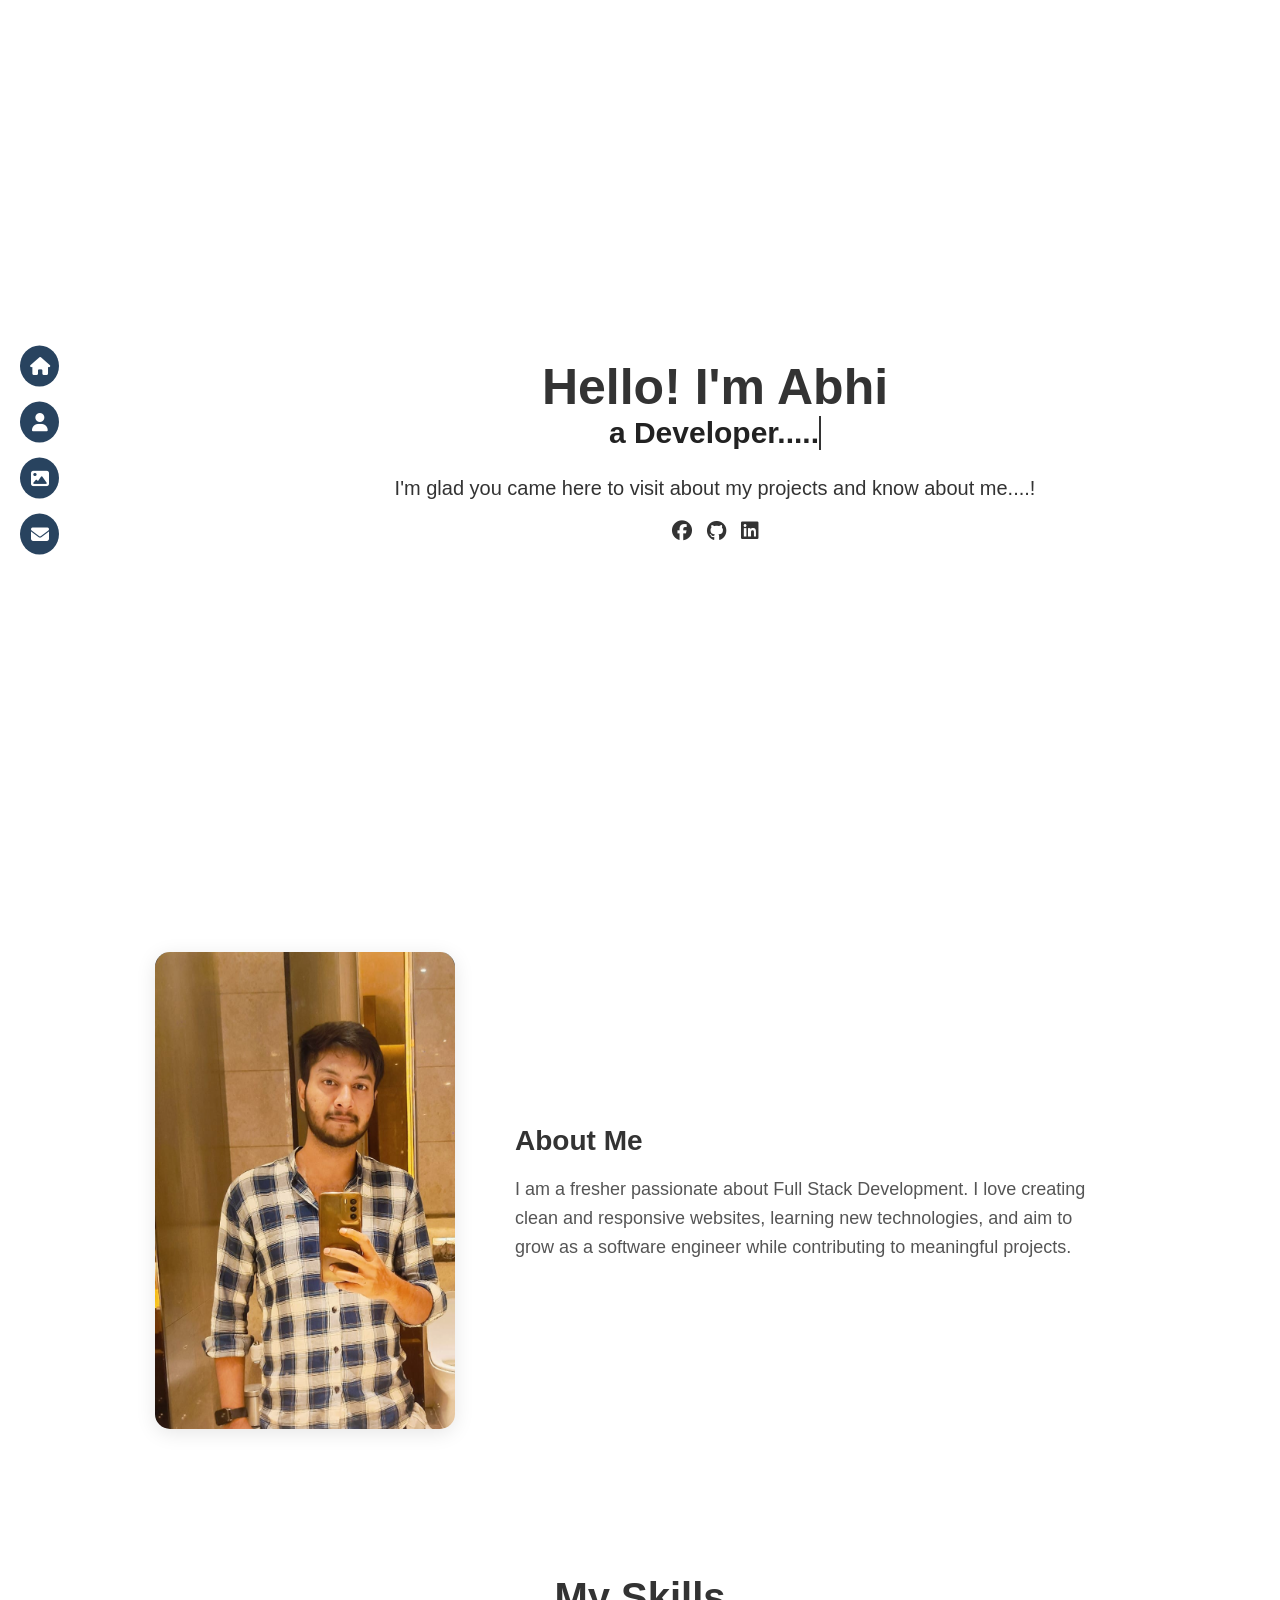
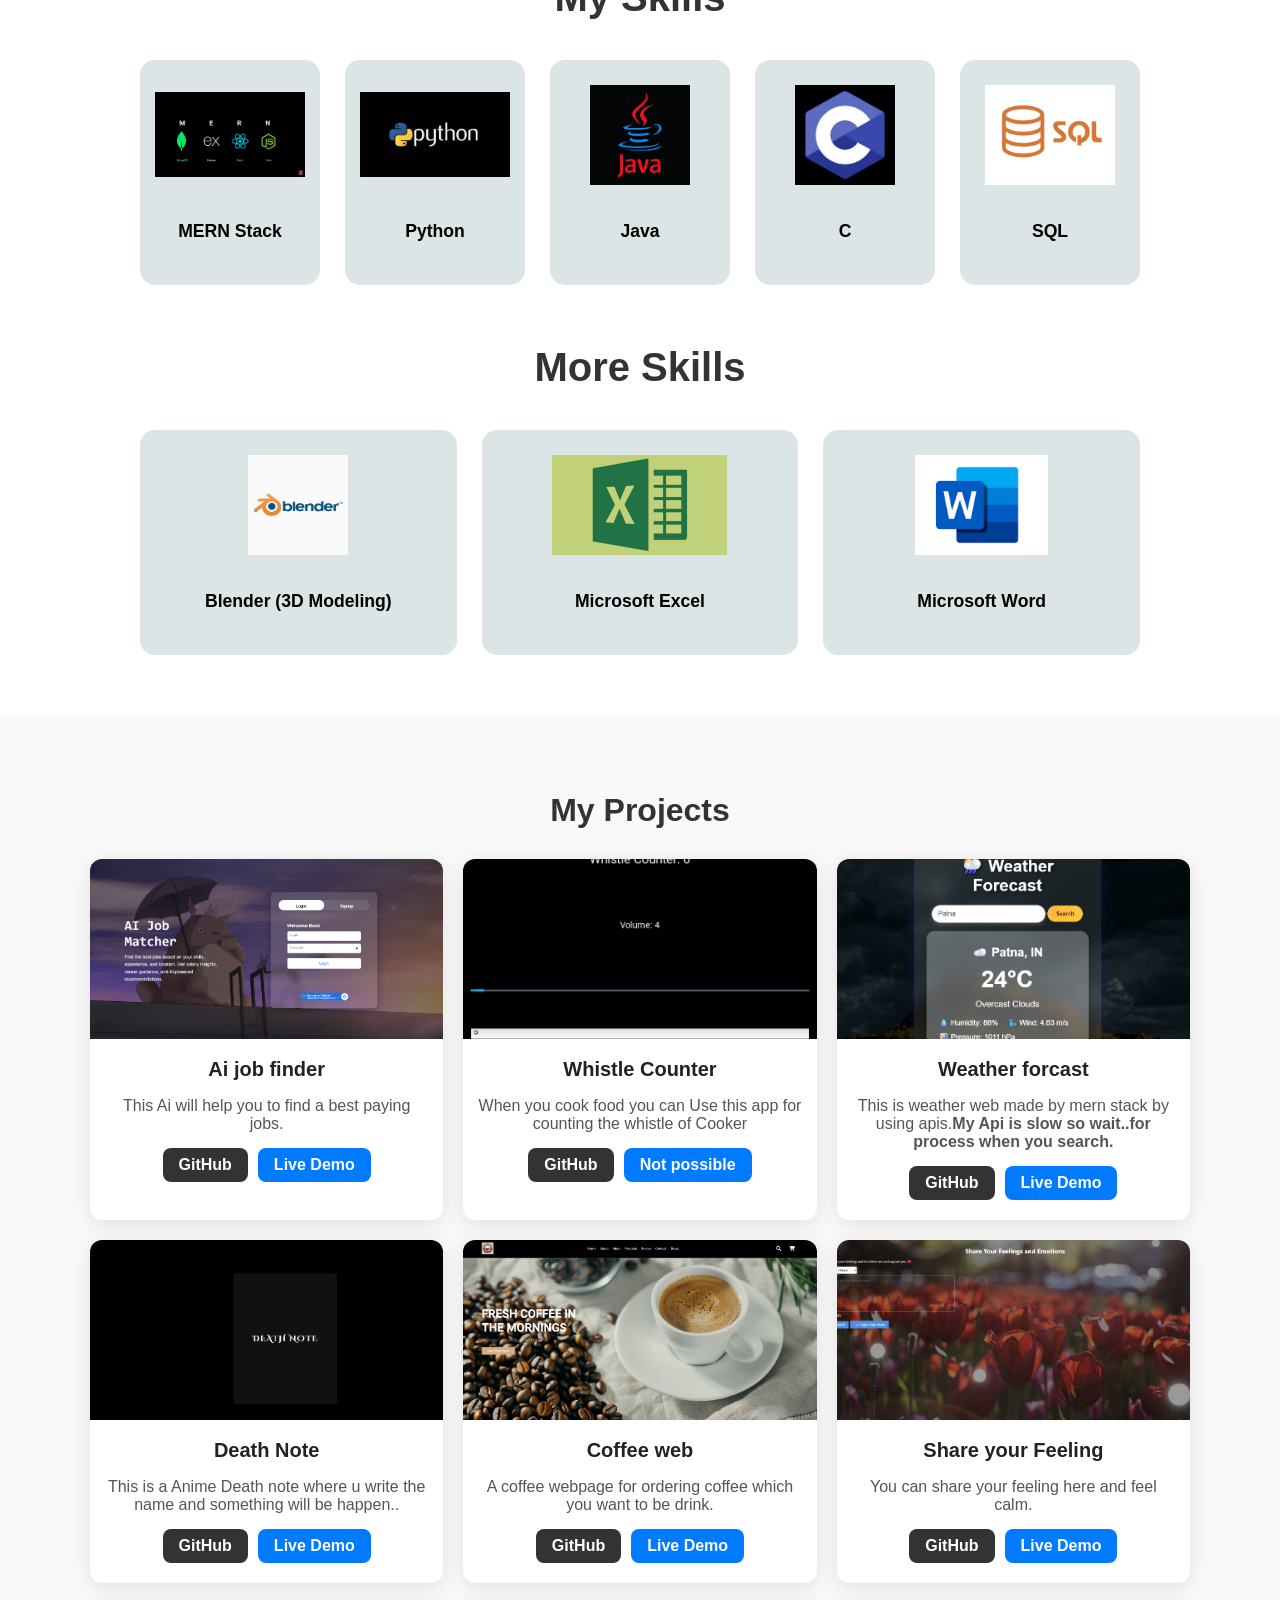
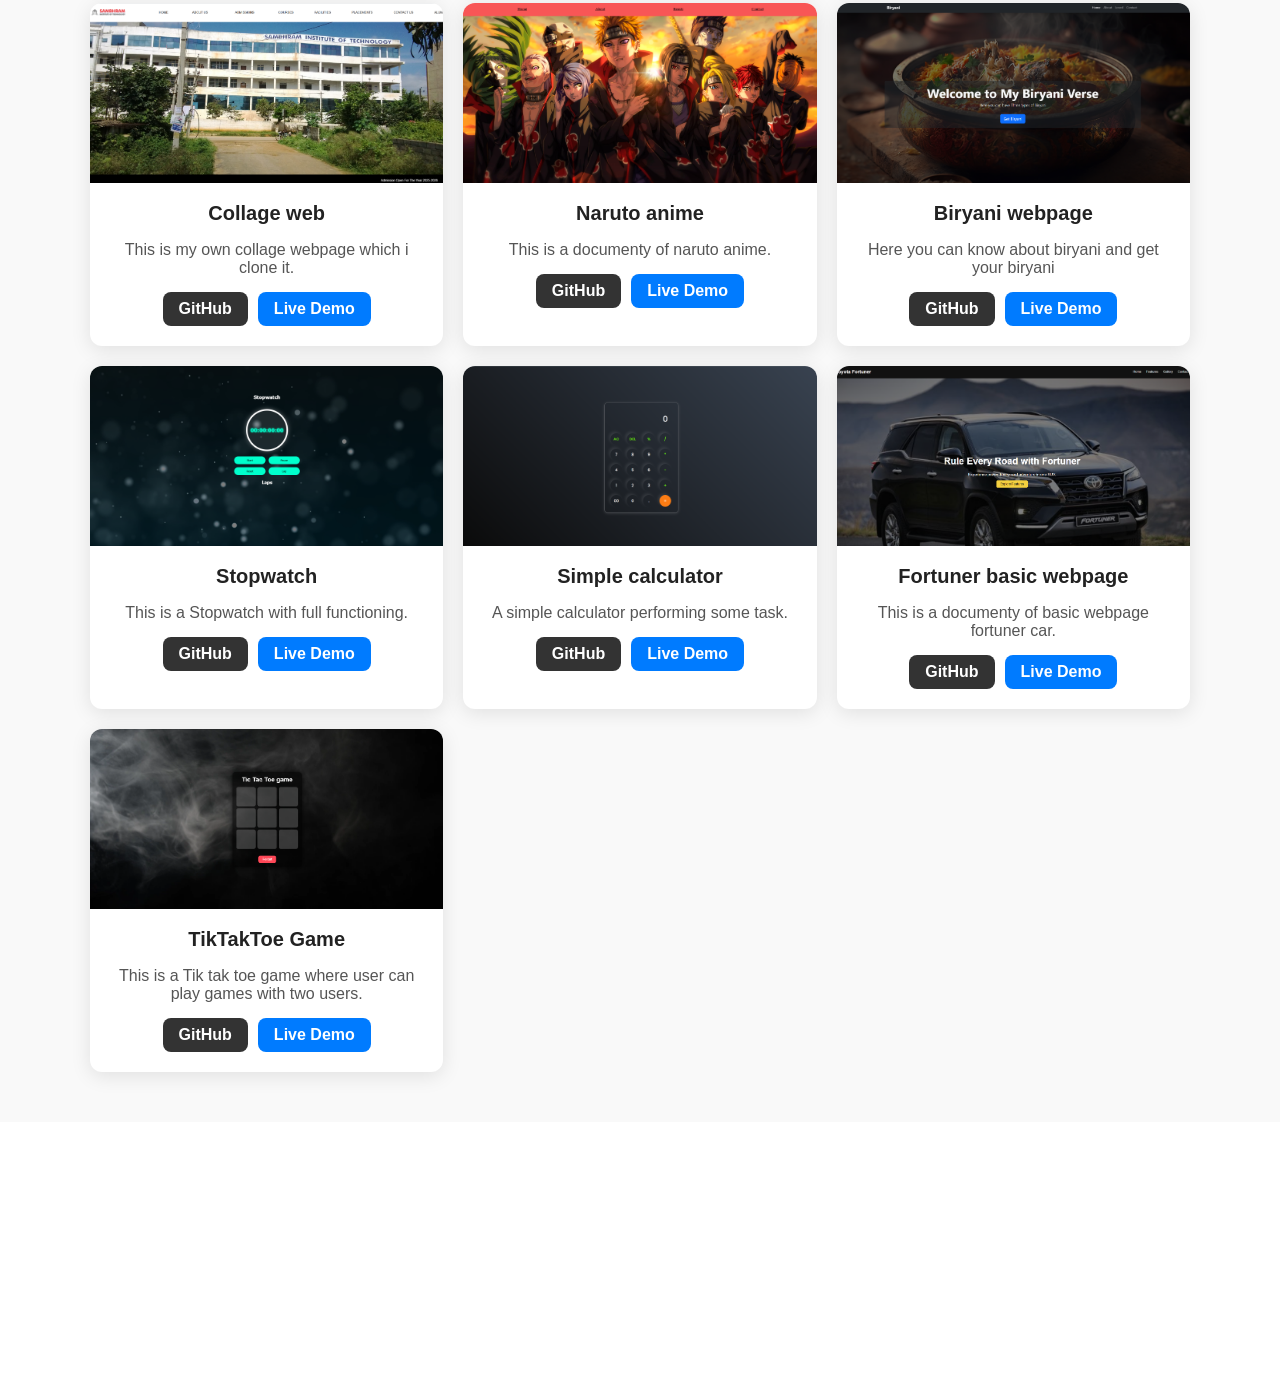
<file: index.html>
<!DOCTYPE html>
<html lang="en">

<head>
    <meta charset="UTF-8">
    <meta name="viewport" content="width=device-width, initial-scale=1.0">
    <title>Portfolio</title>
    <link rel="stylesheet" href="https://cdnjs.cloudflare.com/ajax/libs/font-awesome/6.5.0/css/all.min.css">
    <link rel="stylesheet" href="portfolio.css">
    <link rel="icon" type="image/png" href="letter-a.png">
</head>

<body>
    <div class="home">
        <!-- Sidebar -->
        <div class="sidebar">
            <a href="#Home"><i class="fa fa-home"></i> <span>Home</span></a>
            <a href="#about"><i class="fa fa-user"></i> <span>About</span></a>
            <a href="#project"><i class="fa fa-image"></i> <span>Project</span></a>
            <a href="#contact"><i class="fa fa-envelope"></i> <span>Contact</span></a>
        </div>

        <!-- Hero Section -->
        <!-- Hero Section -->
        <div class="hero" id="Home">
            <h1>Hello! I'm Abhi <br /></h1>
            <h2>
                <span class="typing-text"></span>
            </h2>
            <p>I'm glad you came here to visit about my projects and know about me....!</p>
            <div class="socials">
                <a href="https://www.facebook.com/share/1Eb8wbLTsd/"><i class="fab fa-facebook"></i></a>
                <a href="https://github.com/BcaAbhishek"><i class="fab fa-github"></i></a>
                <a
                    href="https://www.linkedin.com/in/abhishek-kumar-50088525b?utm_source=share&utm_campaign=share_via&utm_content=profile&utm_medium=android_app">
                    <i class="fab fa-linkedin"></i></a>
            </div>
        </div>

    </div>
    <section class="about" id="about">
        <img src="img/WhatsApp Image 2025-08-15 at 15.00.18_488af823.jpg" alt="Profile">
        <div class="about-text">
            <h2>About Me</h2>
            <p>
                I am a fresher passionate about Full Stack Development. I love creating clean and responsive websites,
                learning new technologies, and aim to grow as a software engineer while contributing to meaningful
                projects.
            </p>
        </div>
    </section>

    <!-- Skills Section -->
    <!-- <section class="skills" id="skills">
    <h2>My Skills</h2>

    <div class="skills-container">

        <div class="skill-card">
            <img src="simg/MERN.jpg" alt="MERN Stack">
            <p>MERN Stack</p>
        </div>

        <div class="skill-card">
            <img src="simg/py.jpg" alt="Python">
            <p>Python</p>
        </div>

        <div class="skill-card">
            <img src="simg/Java.jpg" alt="Java">
            <p>Java</p>
        </div>

        <div class="skill-card">
            <img src="simg/c.jpg" alt="C">
            <p>C</p>
        </div>

        <div class="skill-card">
            <img src="simg/sql.jpg" alt="SQL">
            <p>SQL</p>
        </div>

        <div class="skill-card">
            <img src="simg/Ms Excel.jpg" alt="Excel">
            <p>Microsoft Excel</p>
        </div>

        <div class="skill-card">
            <img src="simg/msword.jpg" alt="Word">
            <p>Microsoft Word</p>
        </div>

    </div>
</section> -->
<section class="skills" id="skills">
    <h2>My Skills</h2>

    <div class="skills-container">
        <div class="skill-card">
            <img src="simg/MERN.jpg" alt="MERN Stack">
            <p>MERN Stack</p>
        </div>

        <div class="skill-card">
            <img src="simg/py.jpg" alt="Python">
            <p>Python</p>
        </div>

        <div class="skill-card">
            <img src="simg/Java.jpg" alt="Java">
            <p>Java</p>
        </div>

        <div class="skill-card">
            <img src="simg/c.jpg" alt="C">
            <p>C</p>
        </div>

        <div class="skill-card">
            <img src="simg/sql.jpg" alt="SQL">
            <p>SQL</p>
        </div>
    </div>

    <!-- More Skills -->
    <h2 class="more-skill-title">More Skills</h2>

    <div class="skills-container">
        <div class="skill-card">
            <img src="simg/blender.jpg" alt="Blender">
            <p>Blender (3D Modeling)</p>
        </div>

        <div class="skill-card">
            <img src="simg/Ms Excel.jpg" alt="Excel">
            <p>Microsoft Excel</p>
        </div>

        <div class="skill-card">
            <img src="simg/msword.jpg" alt="Word">
            <p>Microsoft Word</p>
        </div>
    </div>
</section>
    <section class="project" id="project">
        <h2>My Projects</h2>
        <div class="project-container">
            <!-- Project Card -->
            <div class="project-card">
                <img src="img/Screenshot 2026-03-21 151942.png" alt="Project Screenshot">
                <h3>Ai job finder</h3>
                <p>This Ai will help you to find a best paying jobs.</p>
                <div class="project-buttons">
                     <a href="https://github.com/BcaAbhishek/finalyear.project.github.io.git" target="_blank" class="btn github-btn">GitHub</a>
                    <a href="https://final-year-github-io.vercel.app" target="_blank" class="btn live-btn">Live Demo</a>
                    
                </div>
            </div>
            <div class="project-card">
                <img src="img/Screenshot 2025-09-16 170627.png" alt="Project Screenshot">
                <h3>Whistle Counter</h3>
                <p>When you cook food you can Use this app for counting the whistle of Cooker</p>
                <div class="project-buttons">
                    <a href="https://github.com/BcaAbhishek/BcaAbhishek1/tree/c46d4b45d8e75037c0c43f7507c11b3618662ec8/whistle%20counter"
                        target="_blank" class="btn github-btn">GitHub</a>
                    <a href="msg.html" target="_blank" class="btn live-btn">Not possible</a>
                </div>
            </div>
            <div class="project-card">
                <img src="img/Screenshot 2025-10-30 170648.png" alt="Project Screenshot">
                <h3>Weather forcast</h3>
                <p>This is weather web made by mern stack by using apis.<b>My Api is slow so wait..for process when you search.</b></p>
                <div class="project-buttons">
                    <a href="https://github.com/BcaAbhishek/Weather1.io.github.git" target="_blank"
                        class="btn github-btn">GitHub</a>
                    <a href="https://weather-for-90.netlify.app/" target="_blank" class="btn live-btn">Live
                        Demo</a>
                </div>
            </div>
            <div class="project-card">
                <img src="img/Screenshot 2025-10-21 222250.png" alt="Project Screenshot">
                <h3>Death Note</h3>
                <p>This is a Anime Death note where u write the name and something will be happen..</p>
                <div class="project-buttons">
                    <a href="https://github.com/BcaAbhishek/Deathnote.git.io.git" target="_blank"
                        class="btn github-btn">GitHub</a>
                    <a href="https://deathnote-book-90.netlify.app/" target="_blank" class="btn live-btn">Live Demo</a>
                </div>
            </div>

            <div class="project-card">
                <img src="img/Screenshot 2025-08-15 155050.png" alt="Project Screenshot">
                <h3>Coffee web</h3>
                <p>A coffee webpage for ordering coffee which you want to be drink.</p>
                <div class="project-buttons">
                    <a href="https://github.com/BcaAbhishek/BcaAbhishek1/tree/2d65e335ea328a1eb42a8f7ea0c89738dd8c7d3c/coffee%20web%20abhi"
                        target="_blank" class="btn github-btn">GitHub</a>
                    <a href="https://unique-blancmange-56cfd1.netlify.app/" target="_blank" class="btn live-btn">Live
                        Demo</a>
                </div>
            </div>

            <div class="project-card">
                <img src="img/Screenshot 2025-08-15 155809.png" alt="Project Screenshot">
                <h3>Share your Feeling</h3>
                <p>You can share your feeling here and feel calm.</p>
                <div class="project-buttons">
                    <a href="https://github.com/BcaAbhishek/shareur.filing.io.git" target="_blank"
                        class="btn github-btn">GitHub</a>
                    <a href="https://shareur-filing-io.onrender.com" target="_blank" class="btn live-btn">Live
                        Demo</a>
                </div>
            </div>
            <!-- <div class="project-card">
                <img src="img/Screenshot 2025-08-24 163322.png" alt="Project Screenshot">
                <h3>Keep Your Memories</h3>
                <p>I created a love memories where you can write some note add pic bg music and save them for memories.
                </p>
                <div class="project-buttons">
                    <a href="https://github.com/BcaAbhishek/memories.github.io.git" target="_blank"
                        class="btn github-btn">GitHub</a>
                    <a href="https://lovemsg-memo-abhi990.netlify.app/" target="_blank" class="btn live-btn">Live
                        Demo</a>
                </div>
            </div> -->

            <div class="project-card">
                <img src="img/Screenshot 2025-08-15 153736.png" alt="Project Screenshot">
                <h3>Collage web</h3>
                <p>This is my own collage webpage which i clone it.</p>
                <div class="project-buttons">
                    <a href="https://github.com/BcaAbhishek/collage-web.git" target="_blank"
                        class="btn github-btn">GitHub</a>
                    <a href="constration.html" target="_blank" class="btn live-btn">Live Demo</a>
                </div>
            </div>
            <div class="project-card">
                <img src="img/Screenshot 2025-08-15 160934.png" alt="Project Screenshot">
                <h3>Naruto anime</h3>
                <p>This is a documenty of naruto anime.</p>
                <div class="project-buttons">
                    <a href="https://github.com/BcaAbhishek/ahhitheakatsuki.github.io.git" target="_blank"
                        class="btn github-btn">GitHub</a>
                    <a href="https://bcaabhishek.github.io/ahhitheakatsuki.github.io/" target="_blank"
                        class="btn live-btn">Live Demo</a>
                </div>
            </div>
            <div class="project-card">
                <img src="img/Screenshot 2025-09-03 215309.png" alt="Project Screenshot">
                <h3>Biryani webpage</h3>
                <p>Here you can know about biryani and get your biryani</p>
                <div class="project-buttons">
                    <a href="https://github.com/BcaAbhishek/BcaAbhishek1/tree/fd51b8ed9f3d3aab56fc068a581ff946d1acae28/internship-task-3"
                        target="_blank" class="btn github-btn">GitHub</a>
                    <a href="https://getur-biryani-abhi90.netlify.app/" target="_blank" class="btn live-btn">Live
                        Demo</a>
                </div>
            </div>
            <div class="project-card">
                <img src="img/Screenshot 2025-08-18 192107.png" alt="Project Screenshot">
                <h3>Stopwatch</h3>
                <p>This is a Stopwatch with full functioning.</p>
                <div class="project-buttons">
                    <a href="https://github.com/BcaAbhishek/SCT_WD_2.git" target="_blank"
                        class="btn github-btn">GitHub</a>
                    <a href="https://stopwatch-web-abhi90.netlify.app/" target="_blank" class="btn live-btn">Live
                        Demo</a>
                </div>
            </div>
            <div class="project-card">
                <img src="img/Screenshot 2025-08-15 154535.png" alt="Project Screenshot">
                <h3>Simple calculator</h3>
                <p>A simple calculator performing some task.</p>
                <div class="project-buttons">
                    <a href="https://github.com/BcaAbhishek/BcaAbhishek1/tree/2d65e335ea328a1eb42a8f7ea0c89738dd8c7d3c/calculator"
                        target="_blank" class="btn github-btn">GitHub</a>
                    <a href="https://delightful-pavlova-b6eb19.netlify.app/" target="_blank" class="btn live-btn">Live
                        Demo</a>
                </div>
            </div>
            <div class="project-card">
                <img src="img/Screenshot 2025-08-17 193106.png" alt="Project Screenshot">
                <h3>Fortuner basic webpage</h3>
                <p>This is a documenty of basic webpage fortuner car.</p>
                <div class="project-buttons">
                    <a href="https://github.com/BcaAbhishek/SCT_WD_1.git" target="_blank"
                        class="btn github-btn">GitHub</a>
                    <a href="https://abhi-task1-landingpage.netlify.app/" target="_blank" class="btn live-btn">Live
                        Demo</a>
                </div>
            </div>
            <div class="project-card">
                <img src="img/Screenshot 2025-08-19 192153.png" alt="Project Screenshot">
                <h3>TikTakToe Game</h3>
                <p>This is a Tik tak toe game where user can play games with two users.</p>
                <div class="project-buttons">
                    <a href="https://github.com/BcaAbhishek/SCT_WD_3.git" target="_blank"
                        class="btn github-btn">GitHub</a>
                    <a href="https://task3-tiktaktoe-abhi990.netlify.app/" target="_blank" class="btn live-btn">Live
                        Demo</a>
                </div>
            </div>
            

        </div>
    </section>

    <section class="contact" id="contact">
        <h2>Contact Me</h2>
        <p>If you’d like to connect, here’s how you can reach me:</p>

        <div class="contact-links">
            <a href="https://www.linkedin.com/in/abhishek-kumar-50088525b?utm_source=share&utm_campaign=share_via&utm_content=profile&utm_medium=android_app"
                target="_blank" class="contact-btn linkedin">LinkedIn</a>
            <span class="email-text">abhishekk94473@gmail.com</span>
        </div>
    </section>


    <script src="portfolio.js"></script>
</body>

</html>
</file>
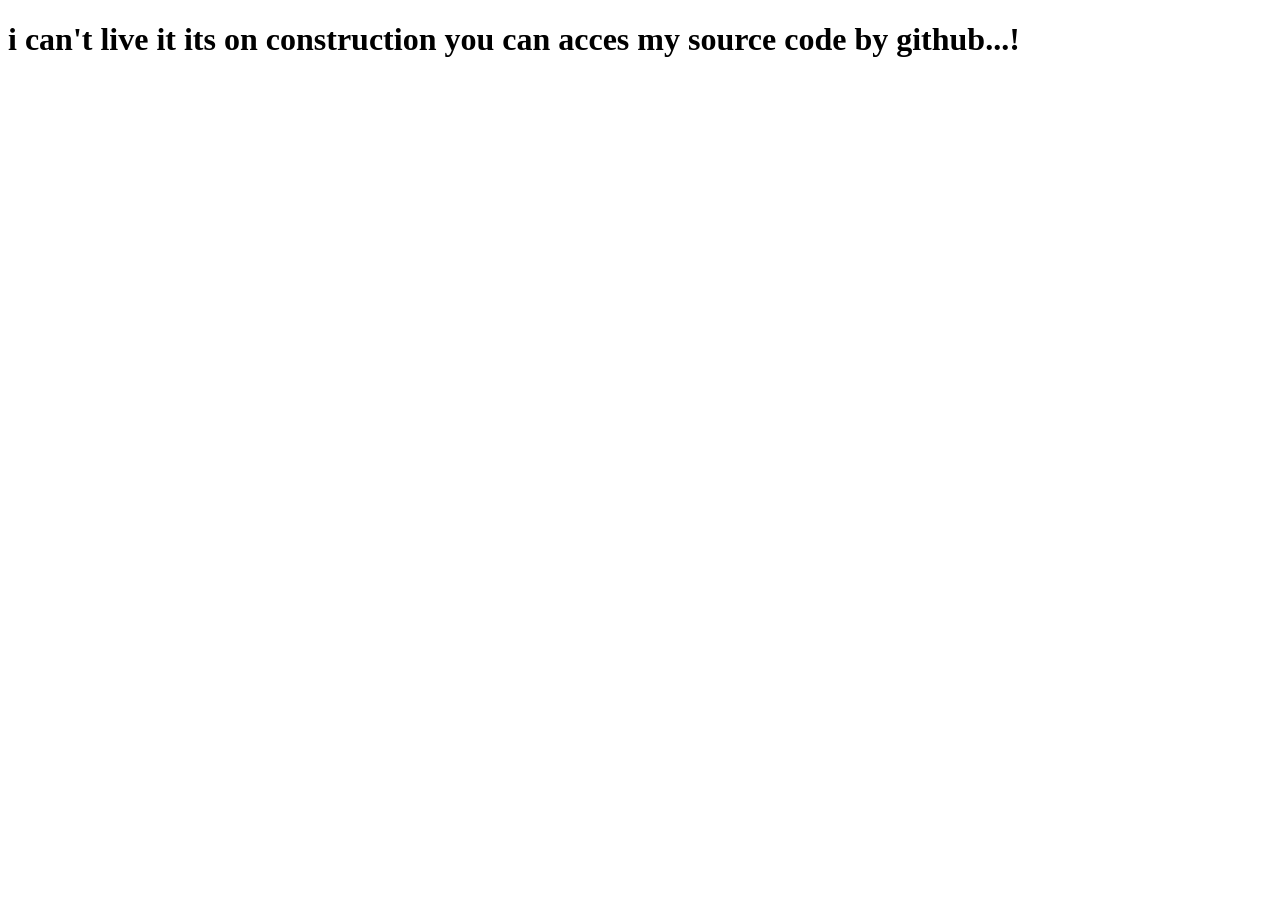
<file: constration.html>
<!DOCTYPE html>
<html lang="en">
<head>
    <meta charset="UTF-8">
    <meta name="viewport" content="width=device-width, initial-scale=1.0">
    <title>Document</title>
</head>
<body>
    <h1>i can't live it its on construction you can acces my source code by github...!</h1>
</body>
</html>
</file>
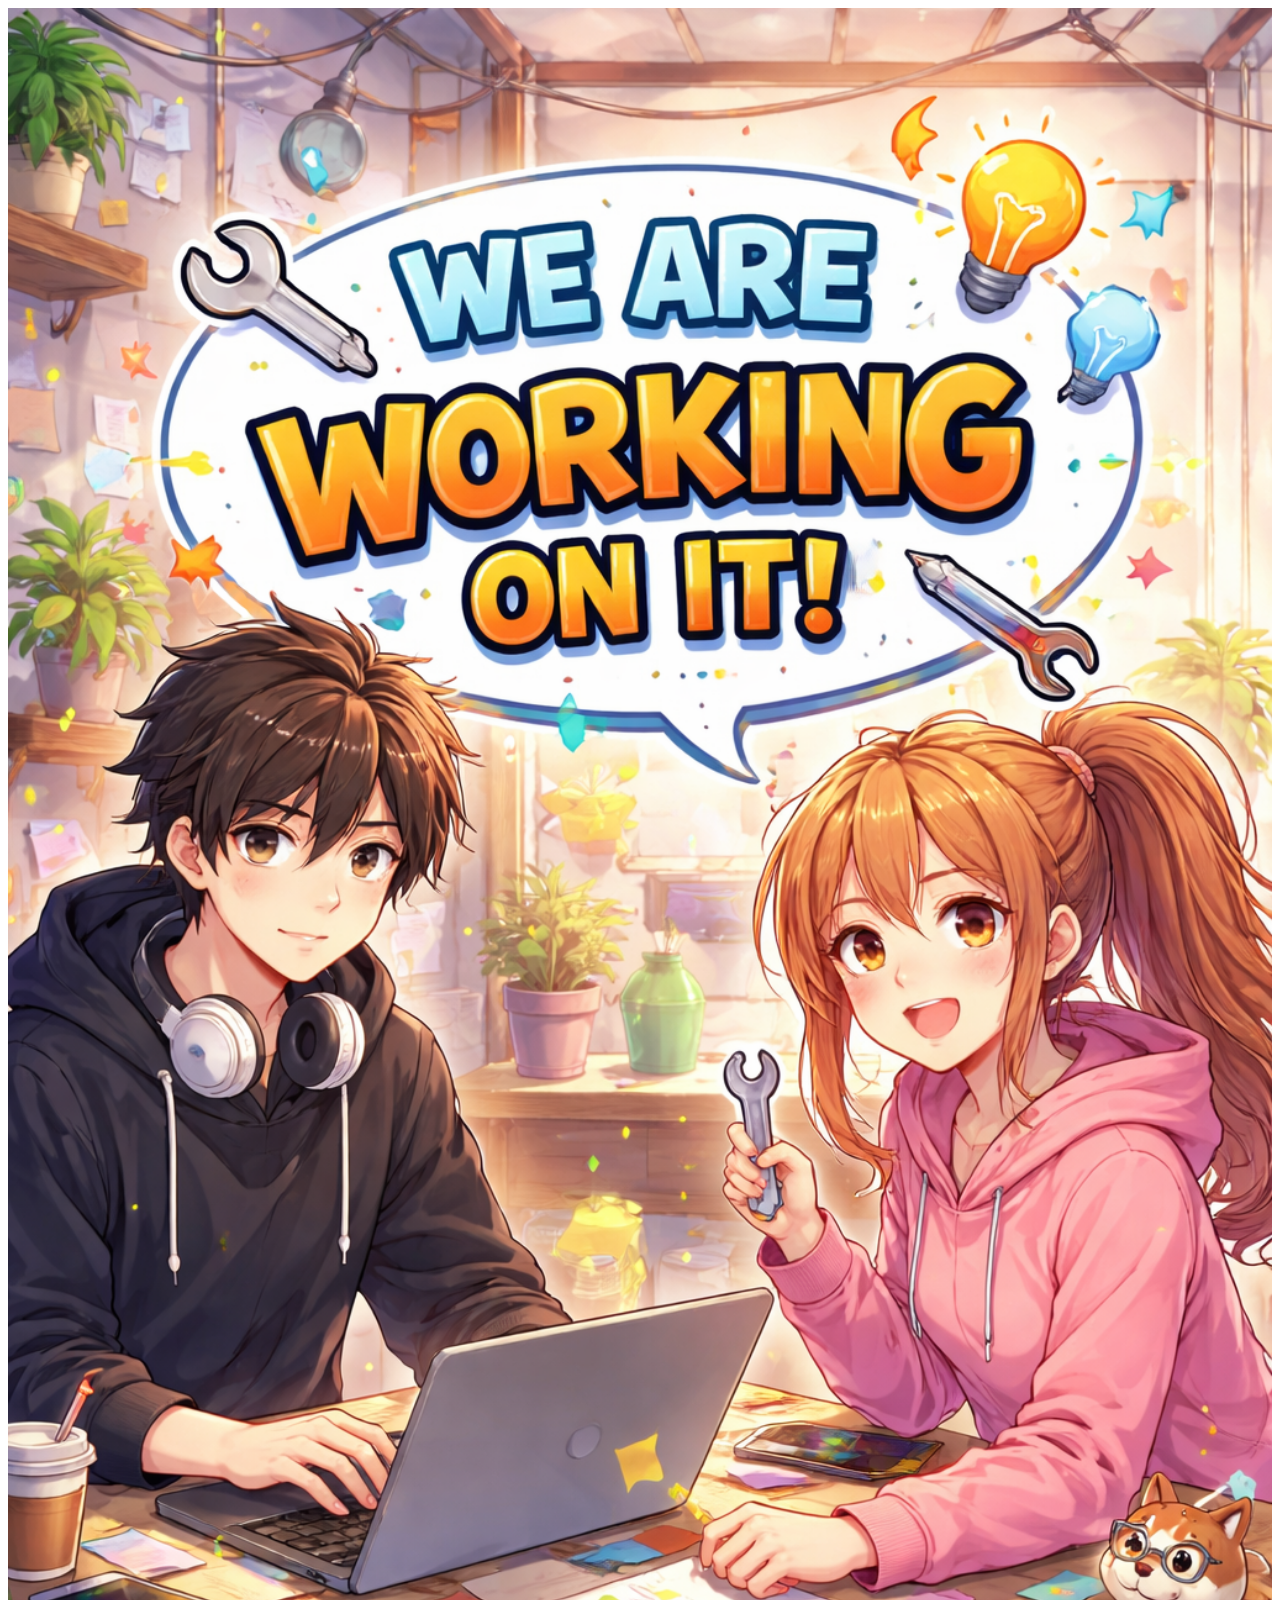
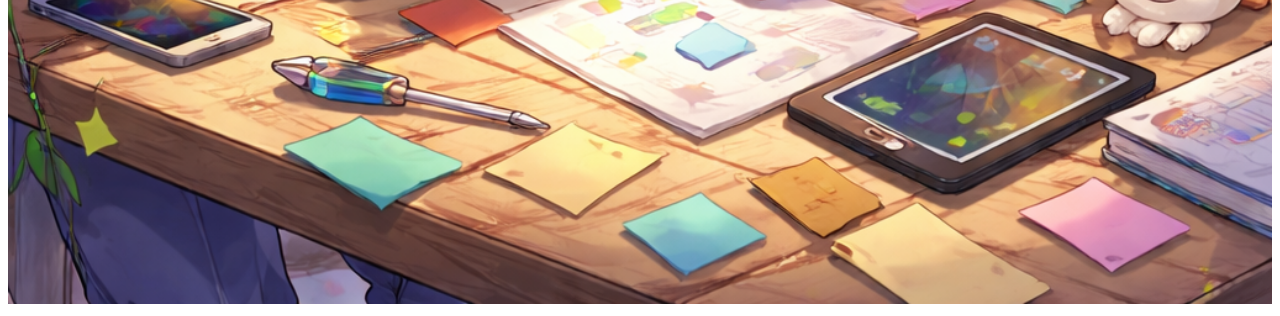
<file: msg.html>
<!DOCTYPE html>
<html lang="en">
<head>
    <meta charset="UTF-8">
    <meta name="viewport" content="width=device-width, initial-scale=1.0">
    <title>working....</title>
</head>
<body>
    <script>
        alert("Working on it")
    </script>
    <img src="img/ChatGPT Image Jan 10, 2026, 07_13_37 PM.png" width="100%" height="100%">
</body>
</html>
</file>
<file: portfolio.css>
body {
    margin: 0;
    font-family: Arial, sans-serif;
    height: 100vh;
    color: #333;
}
html {
  scroll-behavior: smooth;
}

.sidebar {
    position: fixed;
    top: 50%;
    left: 20px;
    transform: translateY(-50%);
    display: flex;
    flex-direction: column;
    gap: 15px;
    z-index: 1000;
}

.sidebar a {
    display: flex;
    align-items: center;
    gap: 8px;
    background: #28435f;
    color: white;
    padding: 10px;
    border-radius: 50%;
    font-size: 12px;
    text-decoration: none;
    width: 19px;
    overflow: hidden;
    white-space: nowrap;
    transition: all 0.3s ease;
}

.sidebar a i {
    font-size: 18px;
    min-width: 20px;
    text-align: center;
}

.sidebar a span {
    opacity: 0;
    transition: opacity 0.2s ease;
    font-size: 18px;
}

.sidebar a:hover {
    width: 140px;
    border-radius: 50px;
    padding: 10px 20px;
}

.sidebar a:hover span {
    opacity: 1;
}

.sidebar a:active {
    transform: scale(0.95);
}

.hero {
    display: flex;
    justify-content: center;
    align-items: center;
    height: 100vh;
    text-align: center;
    flex-direction: column;
    padding-left: 150px;
}

.hero h1 {
    font-size: 50px;
    margin: 0;
}
.hero h2{
    font-size: 30px;
    margin: 0;
}
.typing-text {
  font-size: 30px;
  color: #222;
  font-weight: bold;
  border-right: 2px solid #333;
  white-space: nowrap;
  overflow: hidden;
  display: inline-block;
  animation: blink 0.8s infinite;
}

@keyframes blink {
  0%, 50% { border-color: transparent; }
  50%, 100% { border-color: #333; }
}


.hero p {
    font-size: 20px;
    margin: 15px 5 20px;
}

.socials {
    display: flex;
    gap: 15px;
    justify-content: center;
}

.socials a {
    font-size: 20px;
    color: #333;
    transition: 0.3s;
}

.socials a:hover {
    color: #3f5164;
    transform: scale(1.2);
}

.socials a:active {
    transform: scale(0.9);
}



.about {
    display: flex;
    flex-wrap: wrap; /* Allows stacking on smaller screens */
    gap: 50px;
    margin: 2rem auto;
    padding: 20px;
    background: white;
    align-items: center;
    justify-content: center;
    opacity: 0;
    transform: translateX(100px);
    transition: all 1s cubic-bezier(0.77, 0, 0.175, 1);
    max-width: 1200px;
}

.about.show {
    opacity: 1;
    transform: translateX(0);
}

.about img {
    width: 300px;
    max-width: 100%;
    border-radius: 15px;
    transition: 0.3s ease;
    box-shadow: 0 4px 20px rgba(0, 0, 0, 0.1);
}

.about img:hover {
    transform: translateY(-10px) scale(1.05);
    box-shadow: 0 15px 40px rgba(0,255,255,0.4);
}

.about-text {
    max-width: 600px;
    padding: 10px;
}

.about-text h2 {
    font-size: 28px;
    margin-bottom: 15px;
    color: #333;
}

.about-text p {
    font-size: 18px;
    color: #555;
    line-height: 1.6;
}

/* ===== Responsive Design ===== */

/* For tablets */
@media (max-width: 992px) {
  .hero h1 {
    font-size: 2.5rem;
  }

  .hero p {
    font-size: 1rem;
  }

  nav ul {
    display: flex;
    flex-direction: column;
    align-items: center;
  }

  nav ul li {
    margin: 10px 0;
  }

  .projects, .about, .contact {
    padding: 50px 20px;
  }
}

/* For phones */
@media (max-width: 600px) {
  body {
    padding: 0;
    margin: 0;
  }

  header {
    flex-direction: column;
    text-align: center;
  }

  .hero {
    padding: 60px 20px;
  }

  .hero h1 {
    font-size: 2rem;
  }

  .hero h2 {
    font-size: 1.2rem;
  }

  .hero p {
    font-size: 0.95rem;
  }

  .projects-grid {
    grid-template-columns: 1fr;
    gap: 20px;
  }

  footer {
    padding: 10px;
  }
}

/* Skills Section */
.skills {
    padding: 60px 20px;
    text-align: center;
}

.skills h2 {
    font-size: 2.5rem;
    margin-bottom: 40px;
}

.skills-container {
    display: grid;
    grid-template-columns: repeat(auto-fit, minmax(160px, 1fr));
    gap: 25px;
    max-width: 1000px;
    margin: auto;
}

.skill-card {
    background: #dbe5e6;
    border-radius: 15px;
    padding: 25px 15px;
    transition: 0.3s ease;
   
}

.skill-card:hover {
    transform: translateY(-10px) scale(1.05);
    box-shadow: 0 15px 40px rgba(0,255,255,0.4);
}

.skill-card img {
    width: 100%;
    height: 100px;
    object-fit: contain;
    margin-bottom: 15px;
}

.skill-card p {
    font-size: 1.1rem;
    font-weight: 600;
    color: black;
}
.more-skill-title {
    margin-top: 60px;
    font-size: 2rem;
    text-align: center;
}



.project {
    padding: 50px 20px;
    background: #f9f9f9;
    text-align: center;
   
}

.project-card:hover {
    transform: translateY(-10px) scale(1.05);
    box-shadow: 0 15px 40px rgba(0,255,255,0.4);
}
.project h2 {
    font-size: 32px;
    margin-bottom: 30px;
    color: #333;
}

.project-container {
    display: grid;
    grid-template-columns: repeat(auto-fit, minmax(280px, 1fr));
    gap: 20px;
    max-width: 1100px;
    margin: 0 auto;
    
}

.project-card {
    background: white;
    border-radius: 12px;
    overflow: hidden;
    box-shadow: 0 4px 20px rgba(0,0,0,0.1);
    transition: transform 0.3s ease;
    padding-bottom: 20px;
   
}

.project-card:hover {
    transform: translateY(-5px);
}

.project-card img {
    width: 100%;
    height: 180px;
    object-fit: cover;
}

.project-card h3 {
    font-size: 20px;
    margin: 15px 0 10px;
    color: #222;
}

.project-card p {
    font-size: 16px;
    color: #555;
    padding: 0 15px;
    margin-bottom: 15px;
}

.project-buttons {
    display: flex;
    justify-content: center;
    gap: 10px;
}

.btn {
    padding: 8px 16px;
    border-radius: 8px;
    text-decoration: none;
    font-weight: bold;
    transition: all 0.3s ease;
    color: white;
}


.github-btn {
    background: #333;
}

.github-btn:hover {
    background: #555;
}

.live-btn {
    background: #007bff;
}

.live-btn:hover {
    background: #0056b3;
}

/* Responsive adjustments */
@media (max-width: 600px) {
    .project-card img {
        height: 150px;
    }
}



.contact {
    padding: 40px 20px;
    background: #fff;
    text-align: center;
}

.contact h2 {
    font-size: 28px;
    margin-bottom: 10px;
    color: #333;
}

.contact p {
    font-size: 16px;
    color: #666;
    margin-bottom: 25px;
}

.contact-links {
    display: flex;
    justify-content: center;
    gap: 20px;
    flex-wrap: wrap;
    align-items: center;
}

.contact-btn {
    padding: 10px 20px;
    border-radius: 6px;
    text-decoration: none;
    font-size: 16px;
    font-weight: bold;
    color: white;
    transition: background 0.3s ease;
}

.linkedin {
    background: #0e76a8;
}

.linkedin:hover {
    background: #084c73;
}

.email-text {   
    font-size: 16px;
    color: #363535;
    font-weight: bold;
}




/* Fade-in animation for sections */
section, .hero, .about, .projects, .contact {
  opacity: 0;
  transform: translateY(40px);
  transition: opacity 0.8s ease, transform 0.8s ease;
}

section.visible, .hero.visible, .about.visible, .projects.visible, .contact.visible {
  opacity: 1;
  transform: translateY(0);
}
</file>
